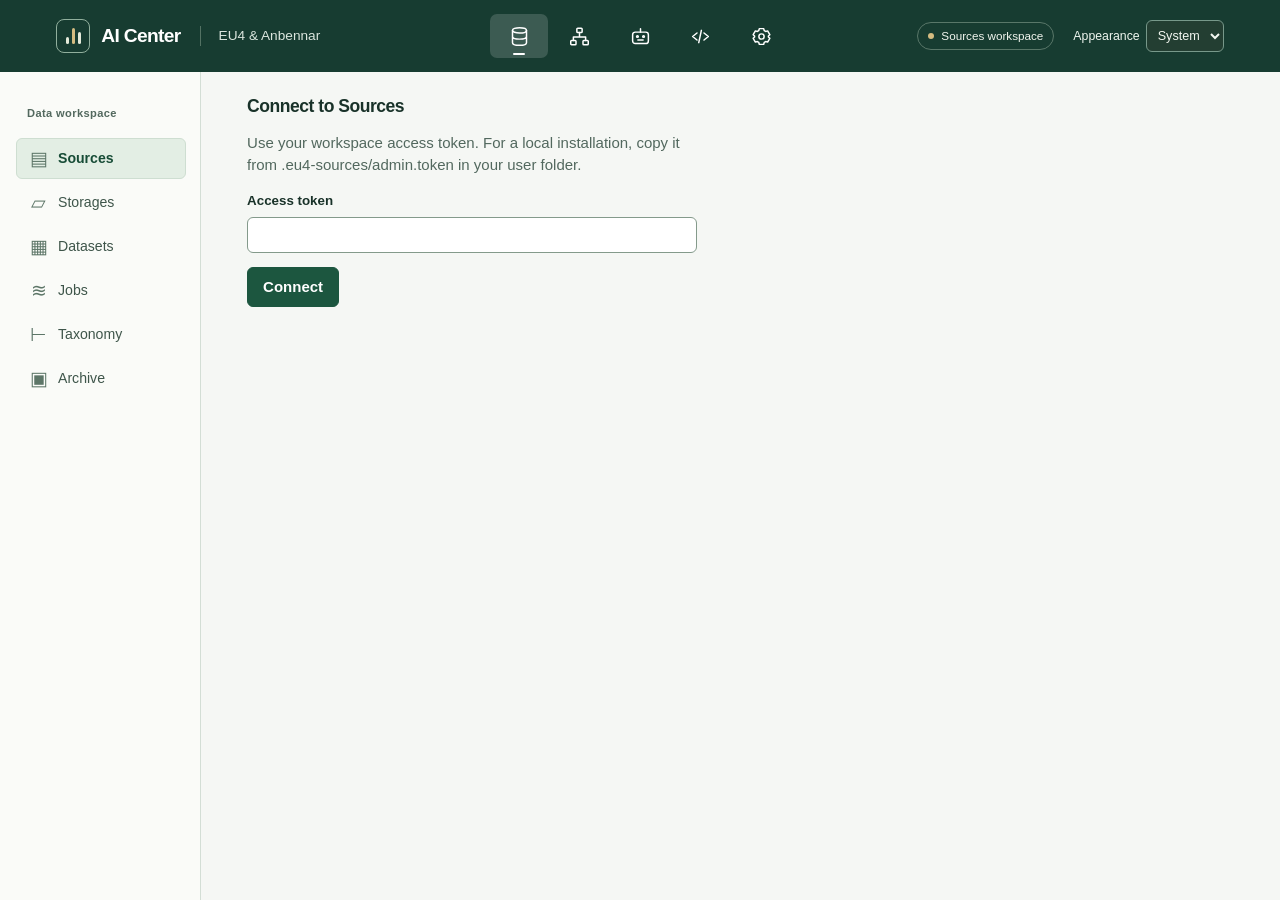
<file: ai-center-frontend/index.html>
<!doctype html>
<html lang="en">
<head>
  <meta charset="utf-8">
  <meta name="viewport" content="width=device-width, initial-scale=1">
  <meta name="theme-color" content="#234d40">
  <title>AI Center · EU4 &amp; Anbennar</title>
  <script src="theme.js"></script>
  <link rel="stylesheet" href="styles.css">
  <link rel="stylesheet" href="data-menu/data-menu.css">
  <link rel="stylesheet" href="data-menu/storages.css">
  <link rel="stylesheet" href="data-menu/dataset-import.css">
  <link rel="stylesheet" href="data-menu/data-preview.css">
  <link rel="stylesheet" href="data-menu/lineage.css">
  <link rel="stylesheet" href="data-menu/folders.css">
  <link rel="stylesheet" href="data-menu/taxonomy.css">
  <link rel="stylesheet" href="data-menu/folder-picker.css">
  <link rel="stylesheet" href="data-menu/live-sources.css">
  <link rel="stylesheet" href="theme.css">
  <script src="data-menu/storage-profile.js" defer></script>
  <script src="data-menu/sources-api.js" defer></script>
  <script src="data-menu/live-sources.js" defer></script>
  <script src="data-menu/schedule.js" defer></script>
  <script src="data-menu/store.js" defer></script>
  <script src="data-menu/retrieval.js" defer></script>
  <script src="data-menu/storages.js" defer></script>
  <script src="data-menu/lineage.js" defer></script>
  <script src="data-menu/folder-picker.js" defer></script>
  <script src="data-menu/folders.js" defer></script>
  <script src="data-menu/dataset-batch.js" defer></script>
  <script src="data-menu/catalog.js" defer></script>
  <script src="data-menu/data-preview.js" defer></script>
  <script src="data-menu/dataset-import.js" defer></script>
  <script src="data-menu/datasets.js" defer></script>
  <script src="data-menu/taxonomy-assignment.js" defer></script>
  <script src="data-menu/taxonomy-definitions.js" defer></script>
  <script src="data-menu/taxonomy.js" defer></script>
  <script src="data-menu/operations.js" defer></script>
  <script src="app.js" defer></script>
</head>
<body>
<div id="ac-workbench" aria-label="AI Center workspace">

<header class="ac-top">
  <div class="ac-topgroup ac-identity"><strong class="ac-brand"><span class="ac-mark" aria-hidden="true"><span></span><span></span><span></span></span>AI Center</strong><span class="ac-project">EU4 &amp; Anbennar</span></div>
  <nav class="ac-primary-nav" aria-label="Main areas">
    <button type="button" class="ac-nav" data-area="data" aria-label="Data" aria-current="true"><svg viewBox="0 0 24 24" aria-hidden="true"><ellipse cx="12" cy="5" rx="8" ry="3"/><path d="M4 5v14c0 1.7 3.6 3 8 3s8-1.3 8-3V5M4 12c0 1.7 3.6 3 8 3s8-1.3 8-3"/></svg><span class="ac-nav-label" aria-hidden="true">Data</span></button>
    <button type="button" class="ac-nav" data-area="semantic" aria-label="Semantic layer"><svg viewBox="0 0 24 24" aria-hidden="true"><rect x="9" y="2.5" width="6" height="5" rx="1"/><path d="M12 7.5v5m-7 4v-4h14v4"/><rect x="2" y="16.5" width="6" height="5" rx="1"/><rect x="16" y="16.5" width="6" height="5" rx="1"/></svg><span class="ac-nav-label" aria-hidden="true">Semantic layer</span></button>
    <button type="button" class="ac-nav" data-area="ai" aria-label="AI Center"><svg viewBox="0 0 24 24" aria-hidden="true"><rect x="3" y="7" width="18" height="13" rx="3"/><path d="M12 3v4M9 16h6"/><circle cx="8.5" cy="12" r="1"/><circle cx="15.5" cy="12" r="1"/></svg><span class="ac-nav-label" aria-hidden="true">AI Center</span></button>
    <button type="button" class="ac-nav" data-area="api" aria-label="External APIs"><svg viewBox="0 0 24 24" aria-hidden="true"><path d="m8 8-5 4 5 4m8-8 5 4-5 4m-3-11-3 14"/></svg><span class="ac-nav-label" aria-hidden="true">External APIs</span></button>
    <button type="button" class="ac-nav" data-area="settings" aria-label="Workspace settings"><svg viewBox="0 0 24 24" aria-hidden="true"><path d="m9.5 3-.6 2.2-1.7 1-2.2-.6-2.5 4.3 1.6 1.6v1l-1.6 1.6 2.5 4.3 2.2-.6 1.7 1 .6 2.2h5l.6-2.2 1.7-1 2.2.6 2.5-4.3-1.6-1.6v-1l1.6-1.6L19 5.6l-2.2.6-1.7-1-.6-2.2Z"/><circle cx="12" cy="12" r="3"/></svg><span class="ac-nav-label" aria-hidden="true">Work<wbr>space settings</span></button>
  </nav>
  <div class="ac-topgroup ac-utilities"><span class="ac-sample" id="ac-workspace-mode">Local workspace</span><label class="ac-theme-picker"><span>Appearance</span><select id="ac-theme" aria-label="Appearance"><option value="system">System</option><option value="light">Light</option><option value="dark">Dark</option></select></label><span class="ac-person"><span class="ac-avatar" aria-hidden="true">W</span>Workspace owner</span></div>
</header>
<div class="ac-shell">
  <nav class="ac-secondary-nav" aria-label="Data sections" id="ac-sections"><span class="dm-rail-title" aria-hidden="true">Data workspace</span></nav>
  <aside id="ac-folder-rail" class="dm-folder-rail" aria-label="Dataset catalog navigation" hidden></aside>
  <main aria-label="AI Center work area">
    <section class="ac-page" data-page="sources" aria-label="Sources"><div id="ac-live-sources"></div></section>
    <section class="ac-page" data-page="lifecycle" aria-label="Data lifecycle" hidden><div id="ac-data-work"></div></section>
    <section class="ac-page" data-page="semantic" aria-labelledby="ac-title-semantic" hidden>
      <h1 class="sr-only" id="ac-title-semantic">Semantic layer</h1>
      <div class="ac-linebox" data-view="overview"><div class="ac-blockhead"><h2>Country reigns</h2><span class="ac-tag" id="ac-sem-version">Published · v2</span></div>
        <dl class="ac-kv"><dt>Source</dt><dd>Reign register / public.reigns</dd><dt>Row grain</dt><dd>One ruler's recorded reign in one country.</dd><dt>Relationships</dt><dd>Country 1 → many Reigns · Ruler 1 → many Reigns</dd></dl>
      </div>
      <div class="ac-stack" data-view="mappings"><div class="ac-blockhead"><h2>Country reigns fields</h2><label class="ac-picker">Entity <select id="ac-entity"><option>All entities</option><option>Country</option><option>Ruler</option><option>Reign</option></select></label></div><div class="ac-box ac-sheet"><table class="ac-data"><thead><tr><th>Source field</th><th>Semantic field</th><th>Type</th></tr></thead><tbody id="ac-mappings"></tbody></table></div></div>
      <div class="ac-linebox" data-view="validation"><h2>Test a semantic change</h2><p>Start dates are inclusive and end dates exclusive. An empty end date matches later dates only when the source explicitly marks the reign open. An unknown end requires further evidence.</p>
        <div class="ac-cols"><label class="ac-field">Alias for Ruler.name<input id="ac-alias" type="text" value="Sovereign" maxlength="32"></label><label class="ac-field">Query date for France<select id="ac-sem-date"><option value="1444-11-11">11 November 1444</option><option value="1461-07-22">22 July 1461 · transition</option><option value="1600-01-01">1 January 1600</option></select></label></div>
        <div class="ac-actions"><button type="button" class="ac-btn" data-act="test-semantic">Apply alias &amp; test</button></div><div class="ac-result" id="ac-sem-result" role="status">Preview uses the two sample reign records for France.</div>
      </div>
    </section>
    <section class="ac-page" data-page="assistant" aria-labelledby="ac-title-assistant" hidden>
      <h1 class="sr-only" id="ac-title-assistant">AI configuration</h1>
      <div class="ac-linebox" data-view="configuration"><div class="ac-blockhead"><h2>Historical rulers</h2><span class="ac-tag" id="ac-version">Draft v4 · live v3</span></div>
        <div class="ac-cols"><label class="ac-field">Model profile<select id="ac-model"><option>Research standard</option><option>Research compact</option></select></label><label class="ac-field">Authorized semantic model<select id="ac-authorized"><option>Country reigns v2</option><option>None assigned</option></select></label></div>
        <div class="ac-checks"><h3>Allowed tools</h3><label><input id="ac-lookup" type="checkbox" checked>Look up a dated reign</label><label><input id="ac-cite" type="checkbox" checked>Attach a source citation</label></div>
        <div class="ac-info">Answer policy · Ask for a date when one is missing. Cite the register record supporting the answer.</div>
      </div>
      <div class="ac-linebox" data-view="release"><h2>Historical rulers</h2><p>Who ruled France on 11 November 1444?</p><div class="ac-actions"><button class="ac-btn ac-primary" type="button" data-act="test">Run test</button><button class="ac-btn" type="button" data-act="release" id="ac-release" disabled>Release draft</button></div><div class="ac-result" id="ac-test-result" role="status">The current draft is ready to test.</div></div>
    </section>
    <section class="ac-page" data-page="runs" aria-labelledby="ac-title-runs" hidden>
      <h1 class="sr-only" id="ac-title-runs">Runs &amp; evaluations</h1>
      <div class="ac-linebox" data-view="performance" hidden><div id="ac-performance"></div></div>
      <div id="ac-run-view" class="ac-stack" data-view="runs">
        <section id="ac-run-list" class="ac-stack"><div class="ac-box ac-sheet"><table class="ac-data" aria-label="Run history">
          <thead><tr><th scope="col">Run</th><th scope="col">Question</th><th scope="col">Assistant version</th><th scope="col">Status</th></tr></thead>
          <tbody id="ac-run-rows"></tbody></table></div></section>
        <section id="ac-run-detail" class="ac-stack" hidden><div class="ac-blockhead">
          <h2 id="ac-run-heading" tabindex="-1">Execution trace</h2><button class="ac-btn" type="button" data-act="back-to-runs">Back to run history</button>
        </div><div id="ac-run-info" class="ac-linebox"></div></section>
      </div>
      <div id="ac-eval-view" class="ac-stack" data-view="evaluations" hidden><div class="ac-blockhead"><h2>Version comparison</h2><label class="ac-picker">Suite <select id="ac-suite"><option value="dated">Dated ruler queries</option><option value="missing">Missing dates</option></select></label></div><div class="ac-info" id="ac-eval-set"></div><div class="ac-box ac-sheet"><table class="ac-data"><thead><tr><th>Metric</th><th>v2</th><th>v3</th></tr></thead><tbody id="ac-eval-rows"></tbody></table></div><div class="ac-result" id="ac-eval-note"></div></div>
    </section>
    <section class="ac-page" data-page="api" aria-labelledby="ac-title-api" hidden>
      <h1 class="sr-only" id="ac-title-api">External APIs</h1>
      <div class="ac-linebox" id="ac-api-in" data-view="connectors"><div class="ac-blockhead"><h2>Country directory</h2><span class="ac-tag">Outbound · read only</span></div><dl class="ac-kv"><dt>Operation</dt><dd><code>GET /countries/{tag}</code></dd><dt>Host</dt><dd><code>directory.example.test</code></dd><dt>Auth binding</dt><dd>Project credential alias · directory-reader</dd><dt>Consumer</dt><dd>Country directory source</dd></dl></div>
      <div class="ac-linebox" data-view="connectors"><h2>Test with sample data</h2><div class="ac-actions"><label class="ac-picker">Country tag <select id="ac-api-tag"><option>FRA</option><option>ENG</option></select></label><button type="button" class="ac-btn" data-act="lookup-country">Run sample lookup</button></div><output class="sample-output" id="ac-api-response" aria-live="polite"></output></div>
      <div class="ac-linebox" id="ac-api-out" data-view="published" hidden><div class="ac-blockhead"><h2>Historical rulers</h2><span class="ac-tag">Inbound · project scoped</span></div><dl class="ac-kv"><dt>Operation</dt><dd><code>POST /v1/assistants/historical-rulers/runs</code></dd><dt>Required scope</dt><dd><code>assistant:invoke</code></dd><dt>Input</dt><dd>Question, project context</dd><dt>Response</dt><dd>Run ID, answer and citations</dd><dt>Published version</dt><dd id="ac-live-api">v3</dd></dl></div>
    </section>
    <section class="ac-page" data-page="settings" aria-labelledby="ac-title-settings" hidden>
      <h1 class="sr-only" id="ac-title-settings">Workspace settings</h1>
      <div class="ac-linebox" data-view="defaults"><h2>EU4 &amp; Anbennar</h2><dl class="ac-kv"><dt>Environment</dt><dd>Local demo</dd><dt>Current role</dt><dd>Workspace owner</dd><dt>Default access</dt><dd>Explicit grants only</dd></dl><div><label class="ac-picker">Default corpus for new sources <select id="ac-default-corpus"><option>Real History</option><option>EU4</option><option>Anbennar</option></select></label></div><p id="ac-default-feedback" class="ac-muted" role="status"></p></div>
      <div class="ac-stack" data-view="roles"><div class="ac-blockhead"><h2>Role assignments</h2><label class="ac-picker">Scope <select id="ac-scope"><option>All scopes</option><option>Project</option><option>Dataset</option><option>Assistant</option></select></label></div><div class="ac-box ac-sheet"><table class="ac-data"><thead><tr><th>Principal</th><th>Resource scope</th><th>Effective access</th></tr></thead><tbody id="ac-roles"></tbody></table></div></div>
      <div class="ac-linebox" data-view="roles"><h2>Edit a grant</h2><div class="ac-cols"><label class="ac-field">Principal &amp; resource<select id="ac-principal"></select></label><label class="ac-field">Permission<select id="ac-permission"></select></label></div>
        <div class="ac-result" id="ac-effective" role="status"></div><div><button type="button" class="ac-btn" data-act="apply-grant">Apply grant in preview</button></div>
      </div>
    </section>
  </main>
</div>
</div>
</body></html>
</file>
<file: ai-center-frontend/styles.css>
:root {
  color-scheme: light;
  --ink: #193229;
  --muted: #52685e;
  --paper: #fff;
  --canvas: #f5f7f4;
  --soft: #edf3ed;
  --line: #d3ded5;
  --forest: #1c563f;
  --deep: #173c31;
  --focus: #248466;
  --gold: #d4bc81;
  font-family: Inter, "Segoe UI Variable", "Segoe UI", Arial, sans-serif;
  font-size: 15px;
  line-height: 1.5;
  color: var(--ink);
  background: var(--canvas);
}
*, *::before, *::after { box-sizing: border-box; }
body { margin: 0; min-width: 280px; }
[hidden] { display: none !important; }
button, input, select, textarea { font: inherit; color: inherit; }
button, select, summary { cursor: pointer; }
button { touch-action: manipulation; }
button:disabled { cursor: default; opacity: .48; }
:focus-visible { outline: 3px solid var(--focus); outline-offset: 3px; }
h1,h2,h3,p,dl,dd,ol { margin: 0; }
h1 { font-size: clamp(1.15rem,1.8vw,1.45rem); letter-spacing: -.03em; line-height: 1.3; font-weight: 650; }
h2 { font-size: 1.17rem; letter-spacing: -.027em; line-height: 1.3; font-weight: 650; }
h3 { font-size: 1rem; font-weight: 650; }
code,.ac-mono { font: .93em/1.5 "Cascadia Mono",Consolas,monospace; overflow-wrap: anywhere; }
.sr-only { position: absolute; width: 1px; height: 1px; margin: -1px; padding: 0; overflow: hidden; clip-path: inset(50%); white-space: nowrap; border: 0; }
#ac-workbench { --gutter: max(clamp(16px,4.4vw,72px),calc((100vw - 1320px)/2)); min-height: 100vh; }
.ac-top,.ac-topgroup,.ac-brand,.ac-person,.ac-inline,.ac-actions,.ac-blockhead,.ac-picker,.catalog-tools,.catalog-filter { display: flex; align-items: center; }
.ac-top {
  --nav-width: 300px;
  position: relative; z-index: 4; display: grid; grid-template-columns: minmax(max-content,1fr) minmax(232px,var(--nav-width)) minmax(max-content,1fr);
  min-height: 72px; gap: 18px; padding: 10px var(--gutter); background: var(--deep); color: #fff;
}
.ac-topgroup { gap: 19px; }
.ac-brand { gap: 11px; font-size: 1.28rem; font-weight: 650; letter-spacing: -.035em; white-space: nowrap; }
.ac-mark { display: inline-flex; align-items: end; justify-content: center; gap: 3px; width: 34px; height: 34px; padding: 8px; border: 1px solid #91af9d; border-radius: 8px; }
.ac-mark span { width: 3px; border-radius: 2px; background: #e4eada; }
.ac-mark span:nth-child(1) { height: 7px; }
.ac-mark span:nth-child(2) { height: 16px; background: var(--gold); }
.ac-mark span:nth-child(3) { height: 12px; }
.ac-project { padding-left: 18px; border-left: 1px solid #537263; color: #dce7df; font-size: .91rem; }
.ac-person { gap: 8px; font-size: .83rem; color: #e1e9e3; }
.ac-avatar { display: grid; place-items: center; width: 28px; height: 28px; border-radius: 50%; background: #d9e3d8; color: #2b4b3c; font-weight: 700; font-size: .78rem; }
.ac-sample { display: inline-flex; gap: 7px; align-items: center; border: 1px solid #597769; border-radius: 20px; color: #f1f5ee; font-size: .78rem; padding: 4px 10px; white-space: nowrap; }
.ac-sample::before { content: ""; width: 6px; height: 6px; border-radius: 50%; background: var(--gold); }
.ac-primary-nav { display: grid; grid-template-columns: repeat(5,minmax(0,1fr)); align-items: center; gap: 2px; }
.ac-utilities { justify-self: end; }
.ac-nav {
  --nav-slot: 44px;
  --nav-offset: 0px;
  position: relative; display: grid; place-items: center; overflow: hidden; container: area-slot / inline-size;
  min-width: var(--nav-slot); height: var(--nav-slot); grid-template-columns: minmax(0,1fr);
  padding: 0 1px; border: 0; border-radius: 7px;
  background: transparent; color: #fff;
}
.ac-nav svg,.ac-nav-label {
  grid-area: 1 / 1; pointer-events: none; transition: transform 200ms ease-in-out;
}
.ac-nav svg {
  width: 21px; height: 21px; fill: none; stroke: currentColor; stroke-width: 1.7; stroke-linecap: round; stroke-linejoin: round;
  transform: translateY(var(--nav-offset));
}
.ac-nav[aria-current="true"] { background: rgb(255 255 255 / 16%); }
.ac-nav[aria-current="true"]::after {
  content: ""; position: absolute; bottom: 3px; width: 12px; height: 2px; border-radius: 2px; background: currentColor;
}
.ac-nav:focus-visible { outline: 2px solid #fff; outline-offset: 2px; }
.ac-nav-label {
  width: 100%; text-align: center; text-wrap: balance; font-size: .82rem; font-weight: 550; line-height: 1.13;
  transform: translateY(calc(var(--nav-slot) + var(--nav-offset)));
}
@container area-slot (max-width: 61px) {
  .ac-nav-label { font-size: .76rem; letter-spacing: -.012em; }
}
@container area-slot (max-width: 57px) {
  .ac-nav-label { font-family: "Arial Narrow", "Avenir Next Condensed", "Liberation Sans Narrow", "Segoe UI", sans-serif; }
}
.ac-nav:not([data-dismissed]):is(:focus-visible,[data-touch-label]) { --nav-offset: calc(0px - var(--nav-slot)); }
@media (hover:hover) {
  .ac-nav:hover { background: rgb(255 255 255 / 12%); }
  .ac-nav:not([data-dismissed]):hover { --nav-offset: calc(0px - var(--nav-slot)); }
}
@media (prefers-reduced-motion: reduce) {
  .ac-nav svg,.ac-nav-label { transition: none; }
}
@media (hover:none) {
  .ac-nav-label { pointer-events: none; }
}
@media (forced-colors:active) {
  .ac-nav[aria-current="true"] { border: 2px solid Highlight; }
}
.ac-secondary-nav { display: flex; flex-wrap: wrap; padding: 8px var(--gutter); gap: 5px; background: #edf2ed; border-bottom: 1px solid var(--line); }
.ac-subnav:hover { color: var(--forest); }
.ac-subnav { border: 1px solid transparent; border-radius: 6px; background: transparent; padding: 5px 12px; color: var(--muted); font-size: .88rem; }
.ac-subnav[aria-current="page"] { border-color: #cbd9cc; background: #fff; color: var(--forest); font-weight: 650; box-shadow: 0 1px 2px #173c3109; }
main { margin: 0 auto; padding: clamp(14px,1.8vw,24px) var(--gutter) 48px; min-width: 0; }
.ac-page { display: grid; align-content: start; gap: 16px; }
.ac-blockhead,.catalog-tools { justify-content: space-between; flex-wrap: wrap; gap: 10px; }
.ac-asset-heading { justify-content: flex-start; }
.ac-stack,.ac-linebox { display: grid; align-content: start; gap: 12px; min-width: 0; }
.ac-page:not([data-page="sources"]) > [data-view]:not([hidden]) ~ .ac-linebox[data-view]:not([hidden]) {
  border-top: 1px solid var(--line); padding-top: 16px;
}
#ac-default-feedback:empty { display: none; }
.ac-inline,.ac-actions,.ac-picker,.catalog-filter { flex-wrap: wrap; gap: 10px; }
.ac-inline { gap: 12px; }
.ac-picker { font-size: .88rem; color: var(--muted); }
.ac-box,.catalog-panel .ac-sheet { border: 1px solid var(--line); background: var(--paper); border-radius: 7px; min-width: 0; }
.catalog-panel { display: grid; gap: 9px; min-width: 0; }
.ac-btn,.ac-link { display: inline-flex; justify-content: center; align-items: center; gap: 7px; font-weight: 600; }
.ac-btn { padding: 8px 15px; border: 1px solid #c4d1c6; background: var(--paper); border-radius: 6px; }
.ac-btn:hover:enabled { background: var(--soft); }
.ac-primary { background: var(--forest); border-color: var(--forest); color: #fff; }
.ac-primary:hover:enabled { background: #15462f; }
.ac-link { border: 0; padding: 4px 1px; background: transparent; text-align: left; color: var(--forest); }
.ac-link:hover { text-decoration: underline; text-underline-offset: 3px; }
.corpus-grid { display: flex; flex-wrap: wrap; gap: 8px; }
.corpus-grid button { display: flex; align-items: center; gap: 8px; padding: 5px 9px; min-width: 0; border: 1px solid var(--line); border-radius: 6px; background: var(--paper); text-align: left; }
.corpus-grid button > span:last-child { display: flex; flex-wrap: wrap; align-items: baseline; gap: 6px; }
.corpus-grid button:hover { border-color: #99b3a2; }
.corpus-grid button[aria-pressed="true"] { border-color: var(--forest); background: #ebf3ec; box-shadow: inset 0 0 0 1px var(--forest); }
.corpus-grid button strong,.corpus-grid button small { display: block; }
.corpus-grid button strong { font-size: .9rem; font-weight: 630; }
.corpus-grid button small { color: var(--muted); font-size: .82rem; }
.corpus-icon { display: grid; place-items: center; flex: 0 0 24px; height: 24px; border-radius: 4px; font: 16px/1 Georgia,serif; }
.eu4 { background: #e1e8ea; color: #365460; }
.anbennar { background: #eae4ef; color: #635277; }
.history { background: #eee5d5; color: #736145; }
.catalog-tools { padding: 0; }
#ac-source-count,.ac-tag,.corpus-chip { font-size: .78rem; line-height: 1.4; font-weight: 550; }
#ac-source-count,.ac-tag { border-radius: 20px; background: var(--soft); color: var(--forest); padding: 3px 8px; }
.corpus-chip { background: #f0f2ec; color: #45594c; border-radius: 5px; padding: 4px 8px; }
select,input[type=text],input[type=search],input[type=url],input[type=number],.se-field input:not([type]),.se-field input[type=password],textarea { max-width: 100%; min-width: 0; border: 1px solid #becec2; background: var(--paper); border-radius: 6px; padding: 7px 10px; font-size: .93rem; }
select { min-height: 36px; }
.search-field { position: relative; display: flex; align-items: center; }
.search-field input { width: 190px; padding-left: 32px; }
.search-icon { position: absolute; left: 11px; width: 11px; height: 11px; border: 1.5px solid var(--muted); border-radius: 50%; pointer-events: none; }
.search-icon::after { content: ""; position: absolute; top: 8px; left: 8px; width: 5px; border-top: 1.5px solid var(--muted); transform: rotate(45deg); }
.ac-sheet { min-width: 0; max-width: 100%; overflow-x: auto; }
.ac-data { width: 100%; border-collapse: collapse; text-align: left; font-size: .94rem; }
.ac-data th,.ac-data td { padding: 13px 19px; border-bottom: 1px solid #e2e8e2; vertical-align: middle; overflow-wrap: anywhere; }
.ac-data th { background: #f4f7f2; color: var(--muted); font-size: .77rem; font-weight: 650; }
.ac-data tbody tr:last-child td { border-bottom: 0; }
.ac-source-table tr[data-active]:hover td { background: #f5f9f4; }
.ac-source-table tr[data-active] { cursor: pointer; }
.source-cell { display: flex; align-items: center; gap: 11px; min-width: 0; }
.source-icon { display: inline-grid; align-items: center; justify-content: center; flex: 0 0 32px; height: 32px; border: 1px solid #cedbd1; border-radius: 7px; background: #f4f7f3; color: var(--forest); font: 600 .67rem/1 Consolas,monospace; }
.source-name,.source-id { display: block; }
.source-id { color: var(--muted); font: .78rem/1.55 Consolas,monospace; overflow-wrap: anywhere; }
.ac-rowname { border: 0; background: transparent; padding: 0; font-weight: 620; color: var(--ink); text-align: left; }
.ac-rowname:hover { text-decoration: underline; text-underline-offset: 3px; }
.ac-enter { color: var(--forest); white-space: nowrap; }
.ac-empty { padding: 28px 16px; text-align: center; color: var(--muted); }
.ac-info,.ac-result,.se-notice { border-radius: 6px; padding: 12px 14px; }
.ac-info,.se-notice { background: var(--soft); }
.ac-result { border-left: 3px solid #66977b; background: #f1f6f1; }
.ac-kv { display: grid; grid-template-columns: minmax(100px,max-content) minmax(0,1fr); gap: 12px 24px; align-items: baseline; }
.ac-kv dt,.ac-muted { color: var(--muted); }
.ac-kv dd { min-width: 0; overflow-wrap: anywhere; }
.ac-cols,.se-grid { display: grid; grid-template-columns: repeat(2,minmax(0,1fr)); gap: 15px 20px; }
.ac-field,.se-field { display: grid; gap: 6px; font-size: .89rem; font-weight: 550; }
.ac-field input,.ac-field select,.se-field input,.se-field select { width: 100%; }
.ac-checks { display: grid; gap: 6px; }
.ac-checks label,.se-asset { display: flex; gap: 7px; align-items: center; }
input[type=checkbox],input[type=radio] { accent-color: var(--forest); }
.ac-trace { padding-left: 22px; }
.ac-trace li { padding: 5px 0; }
.sample-output:not(:empty) { display: block; padding: 12px 15px; border-radius: 6px; background: var(--soft); font-family: Consolas,monospace; white-space: pre-wrap; overflow-wrap: anywhere; }
.ac-source-dialog { width: min(660px,calc(100% - 24px)); max-height: 90vh; max-height: 90dvh; overflow-y: auto; padding: 0; border: 1px solid var(--line); border-radius: 12px; color: var(--ink); background: var(--paper); box-shadow: 0 18px 80px #0e292c2a; }
.ac-source-dialog::backdrop { background: #10231dcc; }
.se-header,.se-footer { display: flex; align-items: center; justify-content: space-between; gap: 10px; padding: 16px 22px; }
.se-header { border-bottom: 1px solid var(--line); }
.se-close { font-size: 1.05rem; border: 0; background: transparent; color: var(--muted); padding: 5px 8px; }
.se-steps { display: flex; flex-wrap: wrap; list-style: none; gap: 8px 15px; padding: 12px 22px; background: var(--soft); }
.se-steps li { color: var(--muted); font-size: .85rem; }
.se-steps li[aria-current="step"] { color: var(--forest); font-weight: 700; }
.se-body { display: grid; gap: 15px; padding: 20px 22px; }
.se-config,.se-discovery { display: grid; gap: 18px; min-width: 0; }
.se-body fieldset { min-inline-size: 0; margin: 0; padding: 0; border: 0; }
.se-body legend { padding: 0 0 7px; font-size: .9rem; font-weight: 620; }
.se-type strong,.se-type small { display: block; }
.se-type small,.se-summary,.se-asset small { font-size: .8rem; color: var(--muted); }
.se-asset small { margin-left: auto; white-space: nowrap; }
.se-asset span { min-width: 0; overflow-wrap: anywhere; }
.se-folder { display: grid; gap: 12px; }
.se-ext { display: flex; flex-wrap: wrap; gap: 6px 14px; }
.se-ext label { display: inline-flex; align-items: center; gap: 4px; }
.se-error { color: #9b3326; }
.se-types { display: flex; flex-wrap: wrap; gap: 6px; }
.se-type { display: flex; gap: 4px; align-items: center; border: 1px solid var(--line); border-radius: 6px; padding: 6px 9px; cursor: pointer; }
.se-type:has(input:checked) { border-color: var(--forest); background: var(--soft); }
.se-assets,.se-preview { display: grid; gap: 8px; min-width: 0; }
.se-asset { background: var(--canvas); padding: 8px 10px; border-radius: 5px; }
.se-footer { border-top: 1px solid var(--line); }
.se-footer button { margin-left: 3px; }
@media(min-width: 721px) and (max-width: 1160px) {
  .ac-top { padding-inline: 12px; gap: 8px; }
  .ac-topgroup { gap: 8px; }
  .ac-theme-picker > span { display: none; }
}
@media(min-width: 721px) and (max-width: 940px) {
  .ac-identity { display: grid; gap: 0; justify-items: start; }
  .ac-identity .ac-project { padding-left: 36px; border: 0; font-size: .78rem; }
  .ac-identity .ac-brand { gap: 8px; font-size: 1.12rem; }
  .ac-identity .ac-mark { width: 28px; height: 28px; padding: 6px; }
}
@media(max-width: 800px) {
  .ac-person { display: none; }
  .catalog-filter { gap: 6px; }
  .ac-data td,.ac-data th { padding: 11px 12px; }
}
@media(max-width: 720px) {
  .ac-top {
    grid-template-columns: minmax(0,1fr) auto; grid-template-areas: "brand tools" "nav nav";
    min-height: 0; gap: 2px 8px; padding: 6px clamp(8px,2vw,15px) 3px;
  }
  .ac-identity { grid-area: brand; }
  .ac-utilities { grid-area: tools; }
  .ac-primary-nav { grid-area: nav; justify-self: center; width: min(100%,var(--nav-width)); }
}
@media(max-width: 620px) {
  .ac-brand { font-size: 1.1rem; }
  .ac-topgroup { gap: 8px; }
  .ac-theme-picker > span { display: none; }
  .ac-secondary-nav { padding: 6px 10px; gap: 0; }
  .ac-subnav { padding: 5px 7px; font-size: .81rem; }
  .ac-page { gap: 16px; }
  .corpus-grid { gap: 6px; }
  .corpus-grid button { padding: 10px 7px; gap: 6px; }
  .corpus-icon { display: none; }
  .corpus-grid button strong { font-size: .88rem; }
  .ac-source-table th:last-child,.ac-source-table td:last-child:not([colspan]) { display: none; }
  .ac-source-table td,.ac-source-table th { padding: 10px 6px; }
  .ac-source-table { font-size: .82rem; }
  .source-icon { display: none; }
  .source-id { font-size: .7rem; }
  .corpus-chip { padding: 0; background: none; }
  .catalog-filter { width: 100%; }
  .search-field { flex: 1; min-width: 0; }
  .search-field input { width: 100%; }
  .ac-cols,.se-grid { grid-template-columns: minmax(0,1fr); }
  .ac-kv { grid-template-columns: minmax(70px,auto) minmax(0,1fr); gap: 7px 11px; }
  .ac-sample { font-size: .7rem; padding: 3px 6px; }
  .se-header,.se-body,.se-footer,.se-steps { padding-inline: 14px; }
}
@media(max-width: 480px) {
  .ac-identity { display: grid; gap: 0; justify-items: start; }
  .ac-identity .ac-mark { display: none; }
  .ac-project { padding: 0; border: 0; font-size: .78rem; }
}
@media(max-width: 390px) {
  .ac-source-table th:nth-child(4),.ac-source-table td:nth-child(4) { display: none; }
}
@media(pointer:coarse) {
  .ac-nav,.ac-subnav,.ac-btn,.ac-link,select,input[type=text],input[type=search],.se-type,.se-close { min-height: 44px; }
  .se-field input { min-height: 44px; }
}
</file>
<file: ai-center-frontend/data-menu/data-menu.css>
.dm-rail-title { display: none; }
.dm-layout {
  --rail-width: 185px;
  --rail-pad: max(16px, calc((100vw - 1460px) / 2));
  display: grid;
  grid-template-columns: calc(var(--rail-width) + var(--rail-pad)) minmax(0,1fr);
  grid-template-rows: 1fr;
  min-height: calc(100vh - 72px);
}
.dm-layout .ac-secondary-nav {
  grid-column: 1; grid-row: 1; flex-direction: column; justify-content: flex-start;
  padding: 30px 14px 30px var(--rail-pad); gap: 3px;
  border: 0; border-right: 1px solid var(--line); background: #fafbf8;
}
.dm-layout .dm-rail-title {
  display: block; padding: 3px 11px 13px; color: var(--muted);
  font-size: .74rem; font-weight: 650; letter-spacing: .035em;
}
.dm-layout .ac-subnav {
  display: flex; align-items: center; gap: 10px; width: 100%; padding: 9px 12px;
  border: 1px solid transparent; text-align: left; color: #3e554a; font-size: .94rem;
}
.dm-layout .ac-subnav::before {
  display: grid; place-items: center; width: 19px; height: 20px;
  font: 19px/1 'Segoe UI Symbol', sans-serif; color: #5d7668;
}
.dm-layout [data-section=catalog]::before { content: '▤'; }
.dm-layout [data-section=datasets]::before { content: '▦'; }
.dm-layout [data-section=jobs]::before { content: '≋'; }
.dm-layout [data-section=taxonomy]::before { content: '⊢'; }
.dm-layout [data-section=archive]::before { content: '▣'; }
.dm-layout .ac-subnav:hover { background: #f0f4ed; }
.dm-layout .ac-subnav[aria-current=page] { background: #e3eee4; border-color: #cedeD1; color: #174c36; box-shadow: none; }
.dm-layout main { grid-column: 2; grid-row: 1; width: 100%; max-width: 1340px; padding: clamp(14px,1.8vw,24px) clamp(22px,3.6vw,64px) 48px; }
.dm-head,.dm-toolbar,.dm-actions,.dm-tabs { display: flex; align-items: center; gap: 10px; flex-wrap: wrap; }
.dm-head { justify-content: space-between; }
.dm-head > .dm-toolbar { gap: 12px; }
.dm-layout .ac-page { gap: 14px; }
.dm-datasets,.dm-operations,.dm-source-sections,#ac-data-work { display: grid; align-content: start; gap: 18px; min-width: 0; }
.dm-layout .ac-page,.dm-datasets,.dm-operations,.dm-source-sections,#ac-data-work,.dm-panel {
  grid-template-columns: minmax(0,1fr);
}
.dm-datasets > *,.dm-operations > *,.dm-panel > * { min-width: 0; }
.dm-panel {
  display: grid; align-content: start; gap: 15px; padding: clamp(16px,1.8vw,25px);
  min-width: 0; border: 1px solid var(--line); border-radius: 10px; background: #fff;
}
.dm-panel form,.dm-panel details[open] form { display: grid; align-content: start; gap: 14px; }
.dm-panel details[open] form,.dm-source-editor[open] form { margin-top: 14px; }
.dm-panel summary,.dm-table summary { cursor: pointer; color: var(--forest); font-weight: 570; }
.dm-panel > button,.dm-panel > .dm-btn { justify-self: start; }
.dm-list-actions { display: flex; justify-content: space-between; align-items: end; gap: 8px; flex-wrap: wrap; }
.dm-list-actions > .dm-tabs { flex: 1 1 auto; }
:is(.dm-operations[data-ops-view="jobs"],.dm-operations[data-ops-view="archive"],.dm-source-sections) > .dm-panel {
  border: 0; border-radius: 0; padding: 0; background: transparent;
}
.dm-source-sections > .dm-panel + .dm-panel { border-top: 1px solid var(--line); padding-top: 12px; }
.dm-operations[data-ops-view="archive"] details[open] p { margin-top: 5px; }
.dm-schedule-view { display: grid; grid-template-columns: minmax(0,1fr); gap: 16px; }
.dm-schedule-view input[type=time] { border: 1px solid #bdcec1; border-radius: 6px; padding: 6px 10px; background: white; }
.dm-schedule-view output { font-size: .9rem; color: var(--forest); }
.dm-grid { display: grid; grid-template-columns: repeat(auto-fit,minmax(min(100%,205px),1fr)); gap: 14px 18px; align-items: end; }
.dm-field { display: grid; gap: 5px; font-size: .84rem; font-weight: 600; color: #42594b; min-width: 0; }
.dm-field input,.dm-field select { width: 100%; min-height: 36px; font-weight: 400; }
.dm-field input[type=checkbox] { width: auto; min-height: auto; }
.dm-check { display: inline-flex; align-items: center; gap: 6px; }
.dm-toolbar { align-items: end; }
.dm-toolbar .dm-field { flex: 1 1 125px; max-width: 230px; }
.dm-btn,.dm-tabs button {
  border: 1px solid #bdcec1; border-radius: 6px; background: white;
  padding: 7px 12px; min-height: 35px; color: #284d38; font-size: .89rem; font-weight: 570;
}
.dm-btn:hover,.dm-tabs button:hover { background: var(--soft); }
.dm-primary { color: white; background: var(--forest); border-color: var(--forest); }
.dm-primary:hover { background: var(--deep); }
.dm-tabs { gap: 3px; border-bottom: 1px solid var(--line); }
.dm-tabs button { color: var(--muted); background: transparent; border: 0; border-bottom: 2px solid transparent; border-radius: 0; padding: 8px 13px; }
.dm-tabs button[aria-current=page],.dm-tabs button[aria-pressed=true] { color: var(--forest); border-color: var(--forest); }
.dm-table-wrap {
  max-width: 100%; min-width: 0; overflow: auto; background: #fff;
  border: 1px solid var(--line); border-radius: 7px;
}
.dm-table { width: 100%; border-collapse: collapse; text-align: left; font-size: .9rem; }
.dm-table th,.dm-table td { padding: 10px 14px; border-bottom: 1px solid #e1e8e1; overflow-wrap: anywhere; vertical-align: middle; }
.dm-table th { background: #f3f6f0; font-size: .78rem; font-weight: 650; color: var(--muted); }
.dm-table tbody tr:last-child td { border-bottom: 0; }
.dm-table tbody tr:hover { background: #f8faf6; }
.dm-table td .dm-btn,.dm-link {
  min-height: auto; border: 0; background: transparent; padding: 2px 0; text-align: left; color: var(--forest); font-weight: 600;
}
.dm-link:hover,.dm-table td .dm-btn:hover { background: transparent; text-decoration: underline; text-underline-offset: 3px; }
.dm-badge {
  display: inline-block; padding: 3px 8px; color: #355a44; background: var(--soft);
  border-radius: 5px; font-weight: 580; font-size: .78rem; white-space: nowrap;
}
.dm-badge[data-status=failed] { background: #f9e8e3; color: #873b2e; }
.dm-badge[data-status=manual],.dm-badge[data-status="not built"] { background: #eef0eb; color: #526257; }
.dm-badge[data-status="rebuild required"] { background: #fbefd5; color: #7c5717; }
.dm-muted { color: var(--muted); font-size: .9rem; }
.dm-notice,.dm-source-feedback:not(:empty) {
  display: block; padding: 10px 13px; border-left: 3px solid #7e9d83; border-radius: 4px;
  background: #edf4ec; color: var(--ink);
}
.dm-notice .dm-actions { margin-top: 10px; }
.dm-notice[role=alert] { background: #fff1e6; border-color: #b47d46; }
.dm-source-feedback:empty { display: none; }
.dm-catalog-browser { min-width: 0; }
.dm-folder-rail {
  min-width: 0; grid-column: 2; grid-row: 1; padding: 26px 10px;
  border-inline-end: 1px solid var(--line); background: var(--paper);
}
.dm-layout:has(> .dm-folder-rail:not([hidden])) {
  grid-template-columns: calc(var(--rail-width) + var(--rail-pad)) clamp(180px,17vw,240px) minmax(0,1fr);
}
.dm-layout:has(> .dm-folder-rail:not([hidden])) main {
  --catalog-gutter: clamp(16px,2vw,32px);
  grid-column: 3; max-width: none; padding: 0 var(--catalog-gutter) 48px;
}
.dm-folder-rail .dm-folders { background: transparent; border: none; border-radius: 0; padding: 0; }
.dm-folder-rail .dm-ft-head { min-height: 32px; padding: 0 3px 8px; margin-bottom: 5px; gap: 5px; }
.dm-folder-rail .dm-folders > .dm-ft-link { display: block; margin: 9px 0 0 6px; }
.dm-catalog-tools { display: inline-flex; align-items: center; gap: 3px; }
.dm-icon-action,.dm-back-icon,.dm-catalog-crumb .dm-back-icon {
  display: inline-grid; place-items: center; flex: 0 0 auto; width: 32px; height: 32px;
  min-height: 32px; padding: 0; border: 1px solid transparent; border-radius: 5px;
  color: var(--ink); background: transparent; line-height: 1;
}
.dm-icon-action:hover,.dm-back-icon:hover,.dm-catalog-crumb .dm-back-icon:hover {
  color: var(--ink); background: var(--soft); border-color: var(--line);
}
.dm-icon-action svg,.dm-back-icon svg { width: 18px; height: 18px; }
.dm-folder-rail .dm-ft-nav { max-height: min(65vh,660px); overflow-y: auto; }
.dm-catalog-contents {
  display: grid; grid-template-columns: minmax(0,1fr); min-width: 0; gap: 18px;
}
.dm-filter-panel {
  min-width: 0; margin-inline: calc(0px - var(--catalog-gutter,0px));
  padding: 12px var(--catalog-gutter,16px) 16px;
  border-bottom: 1px solid var(--line); background: var(--surface-raised);
}
.dm-filter-heading { display: flex; align-items: center; justify-content: space-between; min-height: 24px; margin-bottom: 7px; }
.dm-filter-heading h2 { margin: 0; font-size: .96rem; }
.dm-filter-heading button { min-height: 24px; padding-block: 1px; }
.dm-catalog-results { min-width: 0; }
.dm-catalog-filters,.dm-catalog-batch,.dm-catalog-pages,.dm-catalog-crumb {
  display: flex; align-items: center; flex-wrap: wrap; gap: 8px 12px;
}
.dm-catalog-count,.dm-catalog-path,.dm-catalog-pages { color: var(--muted); font-size: .82rem; }
.dm-catalog-count { display: block; padding-bottom: 8px; font-weight: 600; }
.dm-catalog-crumb { gap: 4px 7px; min-width: 0; margin-bottom: 8px; overflow-wrap: anywhere; font-weight: 600; }
.dm-catalog-filters { align-items: end; }
.dm-catalog-batch { padding: 12px 16px; align-items: center; }
.dm-catalog-filters label { flex: 1 1 140px; }
.dm-catalog-batch { background: var(--soft); }
.dm-catalog-batch strong { align-self: center; }
.dm-catalog-batch > .dm-btn { inline-size: min(8.25rem,100%); padding-inline: 8px; }
@media (max-width:480px) {
  .dm-catalog-batch { display: grid; grid-template-columns: repeat(auto-fit,minmax(min(8.25rem,100%),1fr)); }
  .dm-catalog-batch strong { grid-column: 1 / -1; }
  .dm-catalog-batch > .dm-btn { inline-size: 100%; min-height: 44px; }
}
.dm-catalog-list,.dm-catalog-identity,.dm-catalog-path { min-width: 0; }
.dm-catalog-path { display: block; overflow-wrap: anywhere; line-height: 1.4; }
.dm-catalog-results .dm-catalog-list .dm-table-wrap { border: 0; border-radius: 0; background: transparent; }
.dm-catalog-list .dm-table { min-width: 530px; }
.dm-catalog-list .dm-table th,.dm-catalog-list .dm-table td { padding: 9px 7px; }
.dm-catalog-list .dm-table th:first-child,.dm-catalog-list .dm-table td:first-child { width: 28px; text-align: center; }
.dm-catalog-list input[type=checkbox] { cursor: pointer; }
.dm-catalog-empty { padding: 16px; color: var(--muted); }
.dm-bulk-dialog {
  width: min(460px,calc(100% - 24px)); max-height: calc(100dvh - 24px); overflow: auto;
  padding: 18px; margin: auto; color: var(--ink); background: var(--paper);
  border: 1px solid var(--control-border); border-radius: 9px;
}
.dm-bulk-dialog::backdrop { background: rgb(0 0 0 / 55%); }
.dm-bulk-dialog > * + * { margin-top: 12px; }
.dm-bulk-dialog details > ul { max-height: 28vh; overflow-y: auto; padding-inline-start: 22px; overflow-wrap: anywhere; }
.dm-bulk-dialog summary { cursor: pointer; }
.dm-bulk-dialog .dm-actions { justify-content: flex-end; }
.dm-batch-results { padding-inline-start: 24px; max-height: min(48vh,26rem); overflow-y: auto; overflow-wrap: anywhere; }
.dm-batch-results li { padding: 6px 4px; }
.dm-batch-results li + li { border-top: 1px solid var(--line); }
.dm-catalog-pages { justify-content: flex-end; padding: 9px 14px; border-top: 1px solid var(--line); }
@media (max-width: 970px) { .dm-folder-rail { padding-inline: 7px; } }
.dm-kv { display: grid; grid-template-columns: minmax(82px,max-content) minmax(0,1fr); gap: 8px 20px; }
.dm-kv dt { color: var(--muted); }
.dm-kv dd { overflow-wrap: anywhere; }
.dm-source-list { margin: 0; padding-left: 20px; }
.dm-source-list li { padding: 4px 0; }
.dm-job-detail { display: grid; gap: 12px; }
.dm-layout .ac-source-table { font-size: .89rem; }
.dm-layout .ac-source-table th,.dm-layout .ac-source-table td { padding-inline: 13px; }
@media (max-width: 940px) {
  .dm-layout { --rail-width: 142px; }
  .dm-layout .ac-secondary-nav { padding-inline: 8px; }
  .dm-layout main { padding-inline: 18px; }
}
@media (max-width: 720px) {
  .dm-layout { display: block; }
  .dm-layout .ac-secondary-nav {
    flex-direction: row; flex-wrap: wrap; border-right: 0; border-bottom: 1px solid var(--line);
    padding: 5px 9px; gap: 2px;
  }
  .dm-layout .dm-rail-title,.dm-layout .ac-subnav::before { display: none; }
  .dm-layout .ac-subnav { width: auto; padding: 5px 8px; font-size: .84rem; }
  .dm-layout main { padding: 14px 12px 40px; }
  .dm-folder-rail { padding: 8px 12px; border-inline-end: 0; border-bottom: 1px solid var(--line); }
  .dm-folder-rail .dm-ft-head { margin-bottom: 0; padding-bottom: 2px; }
  .dm-folder-rail .dm-ft-nav { max-height: 210px; overflow-y: auto; }
  .dm-layout:has(> .dm-folder-rail:not([hidden])) main { --catalog-gutter: 10px; padding-bottom: 40px; }
  .dm-layout .ac-source-table th,.dm-layout .ac-source-table td { padding-inline: 7px; }
  .dm-table { min-width: 540px; }
  .dm-panel { padding: 13px; }
  .dm-tabs { gap: 0; }
  .dm-tabs button { padding-inline: 9px; }
}
@media (pointer:coarse) {
  .dm-icon-action,.dm-back-icon,.dm-catalog-crumb .dm-back-icon { min-width: 44px; min-height: 44px; }
}

.dm-overview-header,.dm-overview-value { display: flex; align-items: center; flex-wrap: wrap; gap: 6px 12px; }
.dm-overview .dm-table { min-width: 0; table-layout: fixed; }
.dm-overview .dm-table th:first-child { width: clamp(90px,29%,225px); }
.dm-overview-value > span { flex: 1 1 8ch; min-width: 0; overflow-wrap: anywhere; }
.dm-overview-value > button,.dm-overview-value-actions { margin-inline-start: auto; }
.dm-overview-value-actions { flex: 0 0 auto; max-width: 100%; gap: 5px; justify-content: flex-end; }
.dm-overview .dm-table td .dm-overview-action {
  flex: 0 0 auto; padding: 3px 9px; min-height: 28px;
  border: 1px solid var(--control-border); border-radius: 5px; background: var(--paper); color: var(--ink);
  font-size: .83rem; text-align: center;
}
.dm-overview .dm-table td .dm-overview-action:hover { background: var(--soft); text-decoration: none; }
@media (max-width:480px) {
  .dm-overview .dm-table :is(th,td) { padding: 8px; }
}
@media (pointer:coarse) {
  .dm-overview .dm-table td .dm-overview-action { min-height: 44px; }
}
</file>
<file: ai-center-frontend/data-menu/storages.css>
.dm-layout [data-section=storages]::before { content: '▱'; }
.dm-storages { display:grid; align-content:start; grid-template-columns:minmax(0,1fr); gap:18px; min-width:0; }
.dm-storages .dm-head { align-items:center; }
.dm-storages .dm-head h1,.dm-storages code { overflow-wrap:anywhere; }
.dm-storages .dm-storage-filters .dm-field { max-width:22rem; }
.dm-storage-dialog {
  box-sizing:border-box; width:min(28rem,calc(100vw - 24px)); max-height:calc(100dvh - 24px); margin:auto;
  padding:20px; overflow:auto; border:1px solid var(--control-border); border-radius:9px;
  background:var(--paper); color:var(--ink); box-shadow:0 10px 36px rgb(0 0 0 / 20%);
}
.dm-storage-dialog::backdrop { background:rgb(0 0 0 / 55%); }
.dm-storage-dialog form { display:grid; gap:12px; }
.dm-storage-dialog textarea { width:100%; min-height:3.5rem; resize:vertical; }
.dm-storage-dialog small { overflow-wrap:anywhere; }
.dm-storage-dialog .dm-actions { justify-content:flex-end; }
.dm-storage-editor { width:min(34rem,calc(100vw - 24px)); }
.dm-storage-editor .dm-field :is(input,textarea,select) {
  min-width:0; max-width:100%; padding:7px 10px; border:1px solid var(--control-border); border-radius:6px;
  background:var(--paper); color:var(--ink); font-size:.93rem;
}
.dm-storage-editor .dm-field input[readonly] { background:var(--soft); }
.dm-storage-fields { display:grid; grid-template-columns:repeat(2,minmax(0,1fr)); gap:10px 12px; }
.dm-storage-full { grid-column:1/-1; }
.dm-storage-connection {
  min-inline-size:0; margin:0; padding:10px 12px 12px; border:1px solid var(--line); border-radius:5px;
}
.dm-storage-connection legend { padding:0 4px; font-weight:600; font-size:.88rem; }
.dm-storage-hint { margin-block-start:8px; font-size:.82rem; }
.dm-storage-trial { display:flex; align-items:center; gap:10px; }
.dm-storage-trial button { flex:none; }
.dm-storage-trial small { font-size:.8rem; line-height:1.4; }
.dm-storage-result { padding:8px 10px; background:var(--soft); border-inline-start:3px solid var(--line); overflow-wrap:anywhere; }
.dm-storage-result[data-result=passed] { border-color:var(--forest); }
.dm-storages .dm-kv dd { min-width:0; overflow-wrap:anywhere; }
@media (max-width:480px) {
  .dm-storage-filters .dm-field { flex-basis:100%; }
  .dm-storage-editor { padding:14px; }
  .dm-storage-editor form { gap:10px; }
  .dm-storage-fields { grid-template-columns:minmax(0,1fr); gap:8px; }
  .dm-storage-trial { flex-wrap:wrap; gap:6px; }
}
</file>
<file: ai-center-frontend/data-menu/dataset-import.css>
.dm-import-form { display:grid; gap:16px; }
.dm-import-form h2 { margin:3px 0 0; }
.dm-import-filters { display:grid; grid-template-columns:repeat(2,minmax(0,1fr)); gap:12px 18px; }
.dm-import-filters select,.dm-import-filters input { width:100%; }
.dm-import-list { min-width:0; }
.dm-import-list td:first-child,.dm-import-list th:first-child { width:2.5rem; text-align:center; }
.dm-import-list .dm-badge { width:fit-content; }
.dm-import-object { display:grid; gap:3px; }
.dm-import-object small { font-size:.79rem; }
.dm-import-submit { display:flex; align-items:center; justify-content:space-between; flex-wrap:wrap; gap:7px; }
@media (max-width:600px) {
  .dm-import-filters { grid-template-columns:1fr; }
  .dm-import-list .dm-table { min-width:415px; }
}
</file>
<file: ai-center-frontend/data-menu/data-preview.css>
.dm-preview-head,.dm-preview-pages,.dm-preview-picker,.dm-preview-jump {
  display:flex; align-items:center; flex-wrap:wrap; gap:8px;
}
.dm-preview-head { gap:8px 14px; }
.dm-preview-head .dm-btn { margin-inline-start:auto; }
.dm-preview-head .dm-muted { overflow-wrap:anywhere; }
.dm-preview-query, .dm-query-conditions { display:grid; gap:8px; min-width:0; }
.dm-query-conditions:empty { display:none; }
.dm-query-toolbar {
  display:flex; flex-wrap:wrap; align-items:flex-end; gap:6px 8px;
}
.dm-query-run { display:inline-flex; align-items:flex-end; gap:8px; }
.dm-query-toolbar .dm-btn, .dm-query-condition .dm-btn { min-height:36px; }
.dm-query-toolbar .dm-field { min-width:0; }
.dm-query-toolbar .dm-preview-limit {
  display:inline-flex; align-items:center; gap:7px; min-height:36px;
}
.dm-preview-limit input { width:5rem; }
.dm-query-condition {
  display:grid; align-items:end; gap:6px 8px;
  grid-template-columns:repeat(3,minmax(7rem,12rem)) max-content;
}
.dm-query-condition .dm-field, .dm-query-condition select, .dm-query-condition input {
  min-width:0; width:100%;
}
.dm-query-condition .dm-btn { justify-self:start; }
.dm-query-condition .dm-field[hidden] { display:none; }
@media (max-width:760px) {
  .dm-query-condition { grid-template-columns:repeat(2,minmax(0,1fr)); }
}
@media (pointer:coarse) {
  .dm-query-toolbar .dm-btn, .dm-query-condition .dm-btn, .dm-query-toolbar .dm-field input { min-height:44px; }
}
.dm-preview-page { min-width:0; }
.dm-preview-page th:first-child,.dm-preview-page td:first-child { width:1%; white-space:nowrap; font-variant-numeric:tabular-nums; }
.dm-preview-pages { justify-content:flex-end; }
.dm-preview-pages > [role=status] { margin-inline-end:auto; font-variant-numeric:tabular-nums; }
.dm-preview-picker { font-size:.88rem; color:var(--muted); }
.dm-preview-picker input,.dm-preview-picker select { width:auto; min-width:4ch; min-height:35px; }
.dm-preview-picker input { width:8ch; }
.dm-preview-dialog {
  box-sizing:border-box; width:min(42rem,calc(100vw - 32px)); max-height:80vh; margin:auto;
  padding:clamp(16px,3vw,28px); overflow:auto; color:var(--ink);
  border:1px solid var(--line); border-radius:10px; background:var(--paper);
}
.dm-preview-dialog::backdrop { background:rgb(0 0 0 / .55); }
.dm-preview-dialog > * + * { margin-top:14px; }
.dm-preview-dialog h2 { margin:0; overflow-wrap:anywhere; }
.dm-preview-dialog .dm-table { min-width:0; }
.dm-preview-dialog td,.dm-preview-text { white-space:pre-wrap; overflow-wrap:anywhere; }
@media (max-width:500px) {
  .dm-query-toolbar, .dm-query-run { gap:6px; }
  .dm-query-toolbar .dm-btn { padding-inline:8px; }
  .dm-query-toolbar .dm-preview-limit { display:grid; gap:3px; min-height:0; }
  .dm-preview-limit input { width:4rem; }
  .dm-preview-head .dm-btn { margin-inline-start:0; }
  .dm-preview-pages { justify-content:flex-start; }
  .dm-preview-pages > [role=status] { flex-basis:100%; }
}
</file>
<file: ai-center-frontend/data-menu/lineage.css>
.ln-root { display: grid; min-width: 0; grid-template-columns: minmax(0,1fr); gap: 13px; }
.ln-toolbar, .ln-legend, .ln-inspect-head { display: flex; align-items: center; flex-wrap: wrap; gap: 9px 18px; }
.ln-toolbar h2 { margin: 0; margin-right: auto; }
.ln-archive { min-width: 0; font-size: .86rem; }
.ln-legend { gap: 9px 20px; color: var(--muted); font-size: .8rem; }
.ln-legend > span { display: inline-flex; align-items: center; gap: 6px; }
.ln-legend > span::before { content: ''; width: 25px; border-top: 2px solid var(--muted); }
.ln-legend > .ln-dashed-key::before { border-top-style: dashed; }
.ln-scroll { max-width: 100%; max-height: 420px; overflow: auto; overscroll-behavior: contain; border: 1px solid var(--line); border-radius: 9px; background: var(--canvas); }
.ln-board { position: relative; isolation: isolate; }
.ln-board > svg { display: block; position: absolute; inset: 0; max-width: none; pointer-events: none; }
.ln-wire, .ln-arrow { fill: none; stroke: var(--muted); stroke-width: 1.5; }
.ln-wire.ln-pending { stroke-dasharray: 4 4; }
.ln-wire.ln-neighbor { stroke: var(--forest); stroke-width: 2.15; }
.ln-column { position: absolute; top: 12px; color: var(--muted); font-size: .77rem; font-weight: 640; overflow: hidden; text-overflow: ellipsis; white-space: nowrap; }
.ln-node {
  position: absolute; display: flex; flex-direction: column; justify-content: center; align-items: stretch;
  gap: 1px; margin: 0; padding: 6px 11px; border: 1px solid var(--line); border-radius: 7px;
  background: var(--paper); color: var(--ink); text-align: left; font: inherit; cursor: pointer;
}
.ln-node:hover, .ln-node:focus-visible { border-color: var(--forest); }
.ln-node[aria-pressed=true] { border: 2px solid var(--forest); padding: 5px 10px; background: var(--soft); }
.ln-node[data-state=pending] { border-style: dashed; }
.ln-node[data-state=archived] { background: var(--canvas); }
.ln-node-title, .ln-node-meta { display: block; overflow: hidden; text-overflow: ellipsis; white-space: nowrap; }
.ln-node-title { font-size: .9rem; font-weight: 650; }
.ln-node-meta { font-size: .78rem; color: var(--muted); }
.ln-inspector { padding: 13px 16px; border: 1px solid var(--line); background: var(--paper); border-radius: 8px; }
.ln-inspector:empty { display: none; }
.ln-inspect-head { gap: 8px 12px; }
.ln-inspect-head h3 { margin: 0; overflow-wrap: anywhere; }
.ln-inspect-head button { margin-left: auto; }
.ln-properties { display: grid; grid-template-columns: minmax(100px,max-content) minmax(0,1fr); gap: 4px 14px; margin: 10px 0 0; font-size: .86rem; }
.ln-properties dt { color: var(--muted); }
.ln-properties dd { margin: 0; overflow-wrap: anywhere; }
.ln-relations { color: var(--ink); font-size: .86rem; }
.ln-relations summary { cursor: pointer; font-weight: 600; color: var(--forest); }
.ln-relations ul { margin: 7px 0; padding-left: 20px; overflow-wrap: anywhere; }
.ln-empty { padding: 15px; margin: 0; }
@media (max-width: 540px) {
  .ln-inspect-head button { margin-left: 0; }
  .ln-properties { grid-template-columns: minmax(82px,32%) minmax(0,1fr); }
  .ln-scroll { max-height: 375px; }
}
</file>
<file: ai-center-frontend/data-menu/folders.css>
.dm-folders {
  min-width: 0;
  align-self: start;
  padding: 12px;
  color: var(--ink);
  background: var(--paper);
  border: 1px solid var(--line);
  border-radius: 9px;
}
.dm-folders [hidden] { display: none !important; }
.dm-ft-head, .dm-ft-actions {
  display: flex;
  align-items: center;
  gap: 6px 12px;
  flex-wrap: wrap;
}
.dm-ft-head { justify-content: space-between; margin-bottom: 8px; }
.dm-ft-head h2 { margin: 0; font-size: 1rem; line-height: 1.35; }
:where(.dm-folders) button, :where(.dm-folders) input, :where(.dm-folders) select { font: inherit; }
.dm-folders button:focus-visible, .dm-folders select:focus-visible, .dm-folders input:focus-visible {
  outline: 2px solid var(--forest); outline-offset: 1px;
}
.dm-ft-link, .dm-ft-toggle, .dm-ft-pick, .dm-ft-more, .dm-ft-menuitem {
  color: var(--ink);
  border: 0;
  border-radius: 4px;
  background: transparent;
}
.dm-ft-link { padding: 3px 0; color: var(--forest); font-size: .83rem; font-weight: 600; }
.dm-ft-link:hover { text-decoration: underline; text-underline-offset: 2px; }
.dm-ft-nav { min-width: 0; }
.dm-ft-list { margin: 0; padding: 0; list-style: none; }
.dm-ft-list > li { margin: 0; padding: 0; }
.dm-ft-row {
  display: grid;
  grid-template-columns: 19px minmax(0,1fr) 24px;
  align-items: center;
  padding-inline-start: calc(var(--dm-ft-depth,0) * 12px);
  margin: 2px 0;
  border-radius: 4px;
}
.dm-ft-row[data-selected=true] { background: var(--soft); color: var(--forest); }
.dm-ft-toggle {
  display: grid;
  place-items: center;
  min-width: 0;
  min-height: 29px;
  padding: 0;
  color: var(--muted);
}
.dm-ft-toggle:hover, .dm-ft-pick:hover { background: var(--soft); color: var(--forest); }
.dm-ft-more {
  display: grid; place-items: center; min-width: 0; min-height: 30px; padding: 0;
  color: var(--muted); font-size: 1rem; line-height: 1;
}
.dm-ft-more:hover,.dm-ft-more[aria-expanded=true] { background: var(--soft); color: var(--forest); }
.dm-ft-menu {
  position: fixed; inset: auto; z-index: 20; margin: 0; padding: 4px;
  min-width: min(158px,calc(100vw - 12px)); max-width: min(220px,calc(100vw - 12px));
  max-height: calc(100dvh - 12px); overflow: auto; overscroll-behavior: contain;
  border: 1px solid var(--line); border-radius: 7px; color: var(--ink); background: var(--paper);
  box-shadow: 0 5px 18px color-mix(in srgb,var(--ink) 15%,transparent);
}
.dm-ft-menuitem { display: block; width: 100%; min-height: 31px; padding: 5px 10px; text-align: start; }
.dm-ft-menuitem:hover,.dm-ft-menuitem:focus { background: var(--soft); color: var(--forest); }
.dm-ft-menuitem[aria-disabled=true] { color: var(--muted); cursor: default; }
.dm-ft-reason { margin: 2px 6px 6px; max-width: 27ch; font-size: .78rem; line-height: 1.35; color: var(--muted); }
.dm-ft-pick {
  display: grid;
  grid-template-columns: 15px minmax(0,1fr) auto;
  align-items: center;
  gap: 7px;
  min-height: 31px;
  width: 100%;
  min-width: 0;
  padding: 4px 6px 4px 3px;
  text-align: start;
}
.dm-ft-pick[aria-current=true] { color: var(--forest); font-weight: 650; }
.dm-ft-name { overflow-wrap: anywhere; }
.dm-ft-count { color: var(--muted); font-size: .78rem; font-variant-numeric: tabular-nums; }
.dm-ft-glyph {
  display: inline-block;
  position: relative;
  width: 13px;
  height: 10px;
  border: 1px solid currentColor;
  border-radius: 2px;
  color: var(--muted);
}
.dm-ft-glyph[data-kind=folder]::before {
  content: "";
  position: absolute;
  inset: -3px auto auto 0;
  width: 6px;
  height: 2px;
  border: 1px solid currentColor;
  border-bottom: 0;
  border-radius: 1px 1px 0 0;
  background: var(--paper);
}
.dm-ft-glyph[data-kind=all] { height: 12px; }
.dm-ft-glyph[data-kind=all]::after {
  content: "";
  position: absolute;
  inset: 3px 1px;
  border-block: 1px solid currentColor;
}
.dm-ft-glyph[data-kind=unfiled] { height: 8px; border-top-style: dashed; }
.dm-ft-dialog {
  width: min(360px,calc(100vw - 28px)); max-height: calc(100dvh - 28px); padding: 0;
  background: var(--paper); color: var(--ink); border: 1px solid var(--line); border-radius: 8px;
}
.dm-ft-dialog::backdrop { background: rgb(0 0 0 / 35%); }
.dm-ft-form { display: grid; gap: 12px; padding: 18px; }
.dm-ft-form h2,.dm-ft-form p { margin: 0; }
.dm-ft-form h2 { font-size: 1.15rem; }
.dm-ft-context { color: var(--muted); overflow-wrap: anywhere; }
.dm-ft-form .dm-ft-actions { justify-content: flex-end; }
.dm-ft-field { display: grid; min-width: 0; gap: 4px; font-size: .85rem; color: var(--muted); }
.dm-ft-field select, .dm-ft-field input {
  min-height: 34px;
  min-width: 0;
  width: 100%;
  padding: 5px 7px;
  border: 1px solid var(--line);
  border-radius: 5px;
  background: var(--paper);
  color: var(--ink);
}
.dm-ft-save { padding: 6px 10px; border-radius: 5px; background: var(--soft); color: var(--forest); border: 1px solid var(--line); }
.dm-ft-save:disabled { color: var(--muted); opacity: .65; }
.dm-ft-feedback { margin: 0; color: var(--muted); font-size: .85rem; line-height: 1.4; }
.dm-ft-feedback { margin-top: 9px; padding: 6px 8px; border-inline-start: 2px solid var(--forest); background: var(--canvas); color: var(--ink); }
.dm-ft-feedback[role=alert] { font-weight: 600; }
@media (max-width: 650px) {
  .dm-folders { padding: 10px; }
  .dm-ft-row { padding-inline-start: calc(var(--dm-ft-depth,0) * 9px); }
}
@media (pointer: coarse) {
  .dm-ft-row { grid-template-columns: 44px minmax(0,1fr) 44px; }
  .dm-ft-toggle, .dm-ft-pick, .dm-ft-more, .dm-ft-menuitem, .dm-ft-link, .dm-ft-save, .dm-ft-field input, .dm-ft-field select { min-height: 44px; }
}
</file>
<file: ai-center-frontend/data-menu/taxonomy.css>
.dm-tax-assets { display: grid; grid-template-columns: minmax(0,1fr); min-width: 0; gap: 12px; }
.dm-tax-assets .dm-table-wrap { overflow-x: auto; border: 0; border-radius: 0; background: transparent; }
.dm-tax-assets .dm-table { background: transparent; }
.dm-tax-assets .dm-table th { border-block: 1px solid var(--line); }
[data-theme="dark"] .dm-tax-assets .dm-table-wrap { border: 0; background: transparent; }
.dm-tax-assets .dm-toolbar { gap: 8px; }
.td-form { display: grid; grid-template-columns: minmax(0,1fr); gap: 12px; }
.td-form textarea {
  width: 100%; min-height: 5rem; resize: vertical; padding: 7px 10px; color: var(--ink);
  background: var(--paper); border: 1px solid var(--control-border); border-radius: 5px;
}
.dm-tax-assets .dm-table tbody th[scope=row] {
  min-width: 9rem; max-width: 25rem; overflow-wrap: anywhere; text-align: start;
  border-block: 0; border-bottom: 1px solid var(--line); background: transparent; color: var(--ink); font-size: inherit; font-weight: 600;
}
.td-matrix-scroll { max-height: 65vh; min-width: 0; }
.td-matrix .dm-table { min-width: 100%; border-collapse: separate; border-spacing: 0; }
.td-matrix .dm-table :is(th,td) { border-inline-end: 1px solid var(--line); }
.td-matrix .dm-table :last-child:is(th,td) { border-inline-end: 0; }
.td-matrix .dm-table :is(td,th:not(:first-child)) {
  min-width: 7.5rem; max-width: 18rem; text-align: center; font-variant-numeric: tabular-nums;
}
.td-matrix .dm-table td:not(.dm-muted) { font-weight: 650; }
.td-matrix .dm-table tbody tr:last-child td { border-bottom: 1px solid var(--line); }
.td-matrix .dm-table thead th { position: sticky; top: 0; z-index: 2; background: var(--surface-raised); }
.td-matrix .dm-table tbody th[scope=row] {
  position: sticky; inset-inline-start: 0; z-index: 1; max-width: 16rem; background: var(--canvas);
}
.td-matrix .dm-table thead th:first-child { inset-inline-start: 0; z-index: 3; text-align: start; }
@media (max-width: 520px) {
  .td-matrix-search { width: 100%; }
  .td-matrix-search .td-search { flex: 1 1 7rem; }
  .td-matrix .dm-table :is(th,td) { padding-inline: 8px; }
  .td-matrix .dm-table tbody th[scope=row] { min-width: 7rem; max-width: 8rem; }
}
.td-definitions .dm-table-wrap { position: relative; }
.td-definitions .td-folders { min-width: 630px; }
.td-folders > thead th { white-space: nowrap; }
.td-definitions .td-folders [data-definition] > td { border-bottom: 1px solid var(--line); }
.td-search { min-width: 0; }
.td-search input { width: min(13rem,100%); }
.td-folder {
  display: inline-flex; align-items: center; gap: 7px; max-width: 100%; min-height: 30px;
  padding: 2px 1px; border: 0; background: transparent; color: var(--ink); text-align: start;
  font: inherit; font-weight: 600; cursor: pointer;
}
.td-folder:hover { color: var(--forest); text-decoration: underline; text-underline-offset: 3px; }
.td-caret {
  flex: 0 0 auto; width: 6px; height: 6px; border-inline-end: 1.5px solid currentColor;
  border-block-end: 1.5px solid currentColor; transform: rotate(-45deg);
}
.td-folder[aria-expanded=true] .td-caret { transform: rotate(45deg); }
.td-folder-icon {
  position: relative; flex: 0 0 auto; width: 14px; height: 10px; border: 1px solid currentColor;
  border-radius: 2px; color: var(--muted);
}
.td-folder-icon::before {
  content: ""; position: absolute; top: -4px; left: 0; width: 6px; height: 3px;
  border: 1px solid currentColor; border-bottom: 0; border-radius: 2px 2px 0 0;
}
.td-definitions .td-folders .td-children { padding: 0 0 0 20px; background: var(--surface-raised); }
.td-members {
  width: 100%; border-spacing: 0; border-collapse: collapse;
  border-inline-start: 2px solid var(--line); text-align: start;
}
.td-definitions .td-members th,.td-definitions .td-members td { padding: 6px 10px; }
.td-definitions .td-members thead th { text-align: start; font-size: .76rem; color: var(--muted); }
.td-definitions .td-members tbody tr > td { border-bottom: 1px solid var(--line); }
.td-definitions .td-members tbody th[scope=row] { min-width: 0; font-weight: 550; }
.td-members td:last-child { width: 1%; white-space: nowrap; }
.td-empty { margin: 0; padding: 8px 12px; color: var(--muted); }
.td-folder-actions { display: flex; align-items: center; flex-wrap: wrap; gap: 4px 12px; }
.td-member-action { padding: 6px 10px; border-inline-start: 2px solid var(--line); }
.td-dataset-picker { width: min(35rem,calc(100% - 24px)); }
.td-folder-browser-dialog { width: min(52rem,calc(100% - 24px)); }
.td-folder-browser { display: grid; grid-template-columns: minmax(10rem,1fr) minmax(0,2fr); gap: 14px; }
.td-folder-browser .dm-folders { border: 0; border-inline-end: 1px solid var(--line); border-radius: 0; padding: 0 12px 0 0; }
.td-folder-browser .dm-ft-nav { max-height: min(48dvh,25rem); overflow: auto; }
.td-folder-browser .dm-ft-row { grid-template-columns: 19px minmax(0,1fr); }
.td-folder-results { display: grid; align-content: start; gap: 8px; min-width: 0; }
.td-folder-results > button { justify-self: start; }
.td-scope-path { margin: 0; font-size: 1rem; overflow-wrap: anywhere; }
@media (max-width:600px) {
  .td-folder-browser { grid-template-columns: minmax(0,1fr); gap: 10px; }
  .td-folder-browser .dm-folders { border: 0; border-block-end: 1px solid var(--line); padding: 0 0 8px; }
  .td-folder-browser .dm-ft-nav { max-height: 19dvh; }
  .td-folder-results .td-dataset-list { max-height: 31dvh; }
}
.td-dataset-picker [hidden] { display: none; }
.td-dataset-list {
  min-inline-size: 0; max-height: min(42dvh,22rem); overflow-y: auto; margin: 0; padding: 0;
  border: 0; border-block: 1px solid var(--line);
}
.td-dataset-option { display: flex; align-items: flex-start; gap: 9px; padding: 8px 3px; cursor: pointer; }
.td-dataset-option + .td-dataset-option { border-top: 1px solid var(--line); }
.td-dataset-option input { flex: none; margin: 3px 0 0; }
.td-dataset-option span { display: grid; gap: 2px; min-width: 0; overflow-wrap: anywhere; }
.td-dataset-option small { color: var(--muted); }
.td-dataset-option:has(input:disabled) { cursor: default; }
.td-dataset-option:has(input:checked) { background: var(--accent-soft); }
@media (pointer: coarse) {
  .td-folder,.td-members button,.td-folder-actions button,.td-member-action button { min-height: 44px; }
}
</file>
<file: ai-center-frontend/data-menu/folder-picker.css>
.dm-folder-picker {
  box-sizing: border-box;
  width: min(440px,calc(100% - 24px));
  max-height: calc(100dvh - 24px);
  margin: auto;
  padding: 0;
  overflow: auto;
  border: 1px solid var(--control-border);
  border-radius: 10px;
  background: var(--paper);
  color: var(--ink);
  box-shadow: 0 16px 60px rgb(0 0 0 / 25%);
}
.dm-folder-picker::backdrop { background: rgb(0 0 0 / 58%); }
.dm-folder-picker > h2 { margin: 0; padding: 17px 20px; border-bottom: 1px solid var(--line); }
.dm-fp-tree, .dm-fp-group { list-style: none; margin: 0; padding: 0; }
.dm-fp-tree {
  max-height: min(42vh,340px);
  overflow: auto;
  overscroll-behavior: contain;
  padding: 7px 10px;
}
.dm-fp-row {
  display: grid;
  grid-template-columns: 26px 14px minmax(0,1fr);
  align-items: center;
  column-gap: 7px;
  min-height: 36px;
  padding: 2px 8px 2px calc(3px + var(--dm-fp-indent) * 15px);
  border: 1px solid transparent;
  border-radius: 5px;
  cursor: pointer;
}
.dm-fp-name { overflow-wrap: anywhere; }
.dm-fp-row:hover { background: var(--surface-hover); }
.dm-fp-item[aria-selected="true"] > .dm-fp-row {
  background: var(--accent-soft); color: var(--forest); font-weight: 650;
}
.dm-fp-item:focus { outline: none; }
.dm-fp-item:focus-visible > .dm-fp-row { outline: 2px solid var(--focus); outline-offset: -2px; }
.dm-fp-twist { display: grid; place-items: center; align-self: stretch; }
.dm-fp-disclosure::before {
  content: ""; width: 6px; height: 6px; border: solid currentColor; border-width: 0 1.5px 1.5px 0;
  transform: rotate(-45deg);
}
.dm-fp-item[aria-expanded="true"] > .dm-fp-row > .dm-fp-disclosure::before { transform: rotate(45deg); }
.dm-fp-glyph {
  height: 10px; width: 14px; position: relative;
  border: 1px solid currentColor; border-radius: 2px; color: var(--muted);
}
.dm-fp-glyph:not(.dm-fp-root)::before {
  content: ""; position: absolute; left: 0; top: -4px; width: 6px; height: 3px;
  border: 1px solid currentColor; border-bottom: none; border-radius: 2px 2px 0 0;
}
.dm-fp-root { height: 9px; border-top-style: dashed; }
.dm-fp-empty { margin: 0; padding: 4px 18px 12px; font-size: .87rem; color: var(--muted); }
.dm-fp-path {
  display: grid; gap: 2px; padding: 11px 20px; margin: 0;
  border-block: 1px solid var(--line); background: var(--surface-raised); overflow-wrap: anywhere;
}
.dm-fp-path-label { font-size: .8rem; color: var(--muted); }
.dm-fp-path strong { font-size: .93rem; font-weight: 600; }
.dm-fp-error { padding: 10px 20px 0; margin: 0; font-weight: 600; }
.dm-fp-actions { display: flex; flex-wrap: wrap; justify-content: flex-end; gap: 8px; padding: 13px 20px; }
@media (pointer: coarse) {
  .dm-fp-row { min-height: 44px; grid-template-columns: 40px 14px minmax(0,1fr); }
  .dm-fp-actions button { min-height: 44px; }
}
@media (max-width: 450px) {
  .dm-folder-picker > h2, .dm-fp-path, .dm-fp-actions { padding-inline: 14px; }
  .dm-fp-row { padding-inline-start: calc(1px + var(--dm-fp-indent) * 10px); }
}
</file>
<file: ai-center-frontend/data-menu/live-sources.css>
#ac-live-sources { min-width: 0; }
.ls-page, .ls-form, .ls-results, .ls-panel, .ls-history { display: grid; gap: 14px; min-width: 0; }
.ls-page { gap: 20px; }
.ls-page h2, .ls-page h3, .ls-signin h2 { margin: 0; }
.ls-bar, .ls-heading, .ls-filters, .ls-check, .ls-choices { display: flex; align-items: center; gap: 12px; flex-wrap: wrap; }
.ls-bar { justify-content: space-between; }
.ls-filters { align-items: end; padding-bottom: 15px; border-bottom: 1px solid var(--line); }
.ls-filters .ac-field { min-width: min(13rem, 100%); }
.ls-panel + .ls-panel { border-top: 1px solid var(--line); padding-top: 16px; }
.ls-grid { display: grid; grid-template-columns: repeat(2,minmax(0,1fr)); gap: 14px 20px; }
.ls-form { max-width: 860px; }
.ls-form fieldset { min-width: 0; margin: 0; padding: 0; border: 0; display: grid; gap: 14px; }
.ls-check { width: fit-content; gap: 7px; }
.ls-signin { display: grid; gap: 14px; max-width: 30rem; }
.ls-signin p, .ls-form p, .ls-empty p { margin: 0; }
#ac-live-sources input[type="password"] { min-width: 0; width: 100%; padding: 7px 10px; border: 1px solid var(--control-border); background: var(--paper); color: var(--ink); border-radius: 6px; font: inherit; }
.ls-empty { padding: 28px 0; border-block: 1px solid var(--line); }
.ls-empty h2 { font-size: 1.1rem; margin-bottom: 6px; }
.ls-status:not(:empty) { display: flex; align-items: center; gap: 8px; color: var(--muted); }
.ls-error:not(:empty) { color: var(--ink); border-inline-start: 3px solid var(--control-border); padding-inline-start: 10px; }
.ls-table { overflow-x: auto; min-width: 0; }
.ls-table td { overflow-wrap: anywhere; }
.ls-table .ac-rowname { font: inherit; color: var(--forest); }
.ls-table .ac-rowname:hover { text-decoration: underline; }
.ls-status:empty, .ls-history:empty, .ls-sample-result:empty { display: none; }
.ls-panel .ac-kv { margin: 0; }
.ls-back { font-size: 1.2rem; line-height: 1; padding: 8px 11px; }
.ls-policy { border-top: 1px solid var(--line); padding-top: 12px; }
.ls-policy summary { cursor: pointer; font-weight: 600; }
.ls-policy[open] > :not(summary) { margin-top: 12px; }
.ls-page > .ls-panel .ls-filters { border: 0; padding: 0; }
@media (max-width: 640px) { .ls-grid { grid-template-columns: minmax(0,1fr); } }
</file>
<file: ai-center-frontend/theme.css>
/* Shared roles for workspace extensions. Base light surfaces are defined in styles.css. */
:root {
  --surface-raised: #f4f7f2;
  --surface-hover: #f5f9f4;
  --control-border: #849a8b;
  --accent-soft: #e3eee4;
  --action-fill: #1c563f;
  --action-ink: #ffffff;
  --on-accent: var(--action-ink);
  --warning-bg: #fbefd5;
  --warning-ink: #704e12;
  --danger-bg: #f9e8e3;
  --danger-ink: #873b2e;
}

/* The compact appearance picker sits in the header in both modes. */
.ac-top label:has(#ac-theme) {
  display: inline-flex; align-items: center; gap: 6px; font-size: .82rem; color: #eff6ef;
}
.ac-top #ac-theme {
  color-scheme: dark; width: auto; max-width: 100%; min-height: 32px;
  padding: 4px 7px; border: 1px solid #77988a; background: #233e32; color: #f2f6f0;
  font-size: .84rem;
}
.ac-top #ac-theme:focus-visible { outline-color: #a3dfbf; }
@media (pointer: coarse) { .ac-top #ac-theme { min-height: 44px; } }

:root[data-theme="dark"] {
  color-scheme: dark;
  --ink: #f2f2f2;
  --muted: #b6b6b6;
  --paper: #1c1c1c;
  --canvas: #131313;
  --soft: #2a2a2a;
  --line: #414141;
  --forest: #ededed;
  --deep: #101010;
  --focus: #fff;
  --gold: #bdbdbd;
  --surface-raised: #212121;
  --surface-hover: #303030;
  --control-border: #757575;
  --accent-soft: #343434;
  --action-fill: #e3e3e3;
  --action-ink: #151515;
  --warning-bg: #353535;
  --warning-ink: #f2f2f2;
  --danger-bg: #e3e3e3;
  --danger-ink: #161616;
  accent-color: var(--forest);
  -webkit-tap-highlight-color: rgb(255 255 255 / 14%);
  scrollbar-color: #747474 var(--paper);
}

[data-theme="dark"]::selection, [data-theme="dark"] ::selection { color: #141414; background: #d8d8d8; }
[data-theme="dark"] a:any-link { color: var(--forest); }
[data-theme="dark"] .ac-mark, [data-theme="dark"] .ac-project,
[data-theme="dark"] .ac-sample { border-color: var(--control-border); }
[data-theme="dark"] .ac-mark span { background: var(--forest); }
[data-theme="dark"] .ac-mark span:nth-child(2) { background: var(--gold); }
[data-theme="dark"] :is(.ac-project,.ac-person,.ac-sample),
[data-theme="dark"] .ac-top label:has(#ac-theme) { color: var(--ink); }
[data-theme="dark"] .ac-avatar { color: var(--action-ink); background: var(--action-fill); }
[data-theme="dark"] .ac-top #ac-theme {
  color: var(--ink); background: var(--soft); border-color: var(--control-border);
}
[data-theme="dark"] .ac-top #ac-theme:focus-visible { outline-color: var(--focus); }

/* Selected navigation uses a contrasting surface and an underline or border. */
[data-theme="dark"] .ac-secondary-nav,
[data-theme="dark"] .dm-layout .ac-secondary-nav { background: var(--surface-raised); }
[data-theme="dark"] .dm-layout .ac-subnav,
[data-theme="dark"] .dm-layout .ac-subnav::before { color: var(--muted); }
[data-theme="dark"] .ac-subnav:hover { background: var(--surface-hover); color: var(--ink); }
[data-theme="dark"] .ac-subnav[aria-current="page"],
[data-theme="dark"] .dm-layout .ac-subnav[aria-current="page"] {
  background: var(--accent-soft); color: var(--forest); border-color: var(--control-border); box-shadow: none;
}
[data-theme="dark"] :is(.dm-panel, .dm-table-wrap, .ln-inspector, .ln-node) {
  background: var(--paper); border-color: var(--line); color: var(--ink);
}
[data-theme="dark"] :is(.ac-box, .ac-linebox, .catalog-panel) { box-shadow: none; }
[data-theme="dark"] :is(.ac-data, .dm-table) :is(th,td) { border-color: var(--line); }
[data-theme="dark"] :is(.ac-data, .dm-table) th { background: var(--surface-raised); color: var(--muted); }
[data-theme="dark"] .ac-source-table tr[data-active]:hover td,
[data-theme="dark"] .dm-table tbody tr:hover { background: var(--surface-hover); }

/* Inputs, buttons and their selected/disabled/focus states. */
[data-theme="dark"] :is(select,input:not([type]),input[type="text"],input[type="search"],input[type="number"],
  input[type="date"],input[type="time"],input[type="url"],input[type="password"],textarea) {
  background-color: var(--paper); border-color: var(--control-border); color: var(--ink);
}
[data-theme="dark"] .se-field input:not([type]) {
  min-height: 36px; padding: 6px 9px; border: 1px solid var(--control-border); border-radius: 5px;
}
@media (pointer: coarse) { [data-theme="dark"] .se-field input:not([type]) { min-height: 44px; } }
[data-theme="dark"] :is(input,textarea)::placeholder { color: var(--muted); opacity: 1; }
[data-theme="dark"] input[type="checkbox"], [data-theme="dark"] input[type="radio"] { accent-color: var(--forest); }
[data-theme="dark"] .dm-field { color: var(--muted); }
[data-theme="dark"] :is(.ac-btn,.dm-btn) { background: var(--paper); color: var(--ink); border-color: var(--control-border); }
[data-theme="dark"] :is(.ac-btn,.dm-btn):hover:enabled { background: var(--surface-hover); }
[data-theme="dark"] :is(.ac-primary,.dm-primary) { background: var(--action-fill); color: var(--action-ink); border-color: var(--action-fill); }
[data-theme="dark"] :is(.ac-primary,.dm-primary):hover:enabled { background: #fff; color: var(--action-ink); }
[data-theme="dark"] .dm-tabs button { background: transparent; color: var(--muted); }
[data-theme="dark"] .dm-tabs button:hover { background: var(--surface-hover); }
[data-theme="dark"] .dm-tabs button:is([aria-current=page],[aria-pressed=true]) { color: var(--forest); border-color: var(--forest); }
[data-theme="dark"] .dm-table td .dm-btn { color: var(--forest); background: transparent; }
[data-theme="dark"] .dm-table td .dm-btn:hover:enabled { background: transparent; }
[data-theme="dark"] button:disabled { opacity: .6; }

.dm-btn.dm-clear-selection { background: #1c563f; border-color: #194c38; color: #fff; }
.dm-btn.dm-clear-selection:hover:enabled { background: #164531; }
[data-theme="dark"] .dm-btn.dm-clear-selection { background: #286447; border-color: #43835f; color: #fff; }
[data-theme="dark"] .dm-btn.dm-clear-selection:hover:enabled { background: #327551; }
.dm-btn.dm-delete { background: #ac263a; border-color: #942033; color: #fff; }
.dm-btn.dm-delete:hover:enabled { background: #8c1d30; }
[data-theme="dark"] .dm-btn.dm-delete { background: #ae3045; border-color: #d66f7c; color: #fff; }
[data-theme="dark"] .dm-btn.dm-delete:hover:enabled { background: #bf394c; }

/* Corpus glyphs identify the collections. Statuses carry labels; fill and
   border styles also distinguish success, pending work and errors. */
[data-theme="dark"] .corpus-grid button:hover { border-color: var(--control-border); }
[data-theme="dark"] .corpus-grid button[aria-pressed=true] { background: var(--accent-soft); border-color: var(--forest); }
[data-theme="dark"] :is(.eu4,.anbennar,.history) { background: var(--soft); color: var(--ink); }
[data-theme="dark"] :is(.corpus-chip,.source-icon) { background: var(--soft); color: var(--forest); border-color: var(--line); }
[data-theme="dark"] .dm-badge { background: var(--accent-soft); color: var(--forest); }
[data-theme="dark"] .dm-badge[data-status] { border: 1px solid transparent; }
[data-theme="dark"] .dm-badge:is([data-status="manual"],[data-status="not built"],[data-status="archived"]) {
  background: transparent; color: var(--muted); border-color: var(--control-border);
}
[data-theme="dark"] .dm-badge[data-status="failed"] {
  background: var(--danger-bg); color: var(--danger-ink); font-weight: 700;
}
[data-theme="dark"] .dm-badge[data-status="rebuild required"] {
  background: var(--warning-bg); color: var(--warning-ink); border: 1px dashed var(--muted);
}
[data-theme="dark"] :is(.ac-result,.dm-notice,.dm-source-feedback:not(:empty)) {
  background: var(--soft); color: var(--ink); border-color: var(--muted);
}
[data-theme="dark"] .dm-notice[role="alert"] { background: var(--warning-bg); color: var(--warning-ink); border-color: var(--warning-ink); }
[data-theme="dark"] .se-error { color: var(--ink); font-weight: 650; }
[data-theme="dark"] .ac-source-dialog { box-shadow: 0 18px 80px rgb(0 0 0 / 40%); }
[data-theme="dark"] .ac-source-dialog::backdrop { background: rgb(0 0 0 / 78%); }

/* Lineage's SVG connector geometry is shared between the themes. */
[data-theme="dark"] .ln-scroll { background: var(--canvas); }
[data-theme="dark"] .ln-wire, [data-theme="dark"] .ln-arrow { stroke: #989898; }
[data-theme="dark"] .ln-wire.ln-neighbor { stroke: var(--forest); }
[data-theme="dark"] .ln-legend > span::before { border-color: #989898; }
[data-theme="dark"] .ln-node { border-color: var(--control-border); }
[data-theme="dark"] .ln-node[data-state=archived] { background: var(--soft); }
[data-theme="dark"] .ln-node:is(:hover,:focus-visible,[aria-pressed=true]) { border-color: var(--forest); }
[data-theme="dark"] .ln-node[aria-pressed=true] { background: var(--accent-soft); }
@media (max-width: 620px) {
  [data-theme="dark"] .corpus-chip { background: transparent; }
}
</file>
